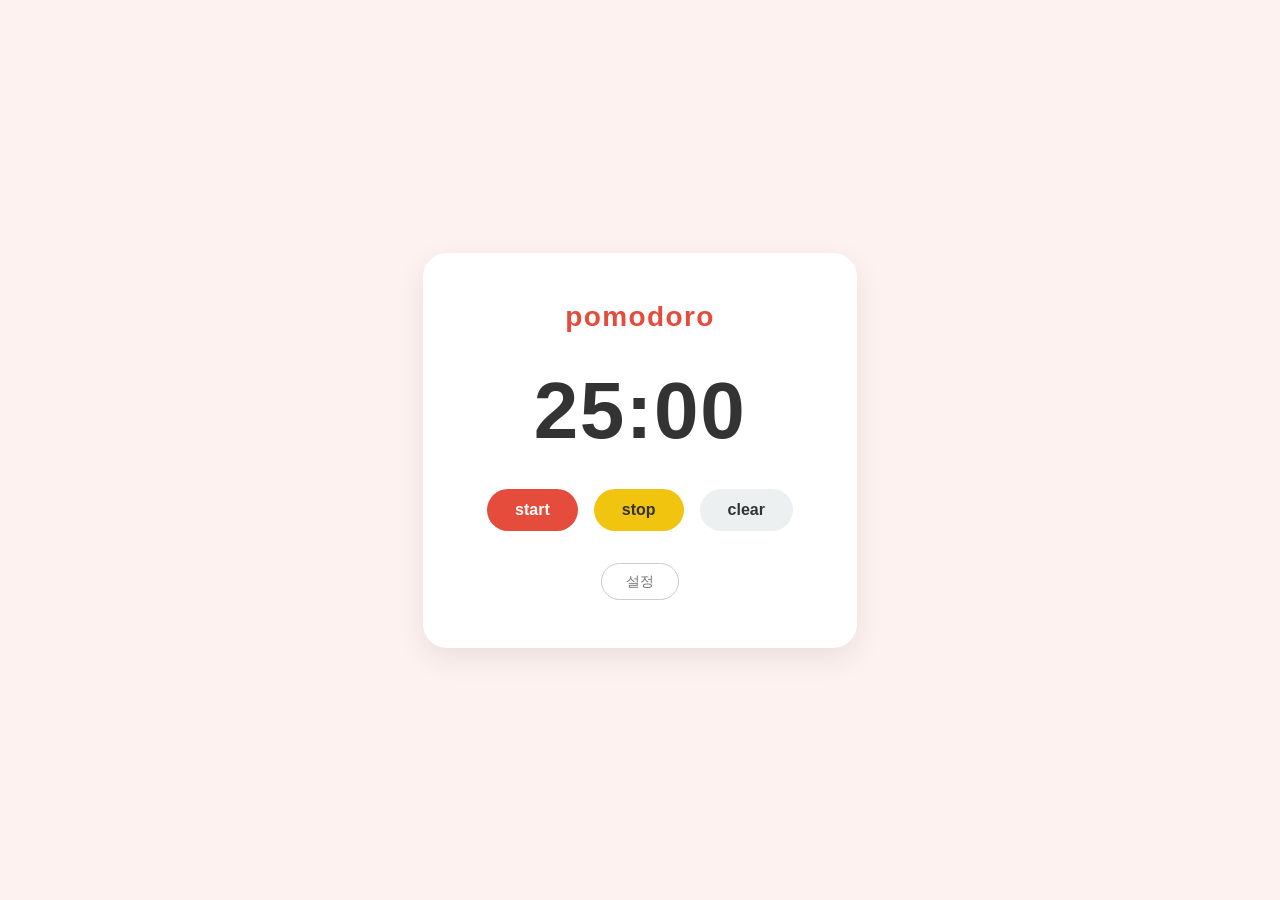
<file: index.html>
<!DOCTYPE html>
<html lang="ko">

<head>
  <meta charset="UTF-8" />
  <meta name="viewport" content="width=device-width, initial-scale=1.0" />
  <title>춘천시 넥스텝 컴퓨터 학원</title>
  <link rel="stylesheet" href="index.css" />
</head>

<body>
  <main class="timer-card">
    <h1>pomodoro</h1>

    <div id="time-display" class="time-display">25:00</div>

    <div class="controls">
      <button type="button" class="btn btn-start" onclick="startTimer()">start</button>
      <button type="button" class="btn btn-stop" onclick="stopTimer()">stop</button>
      <button type="button" class="btn btn-reset" onclick="resetTimer()">clear</button>
    </div>

    <button type="button" class="btn-settings" aria-label="설정" onclick="location.href='settings.html'">
      설정
    </button>
  </main>

  <script src="index.js"></script>
</body>

</html>
</file>
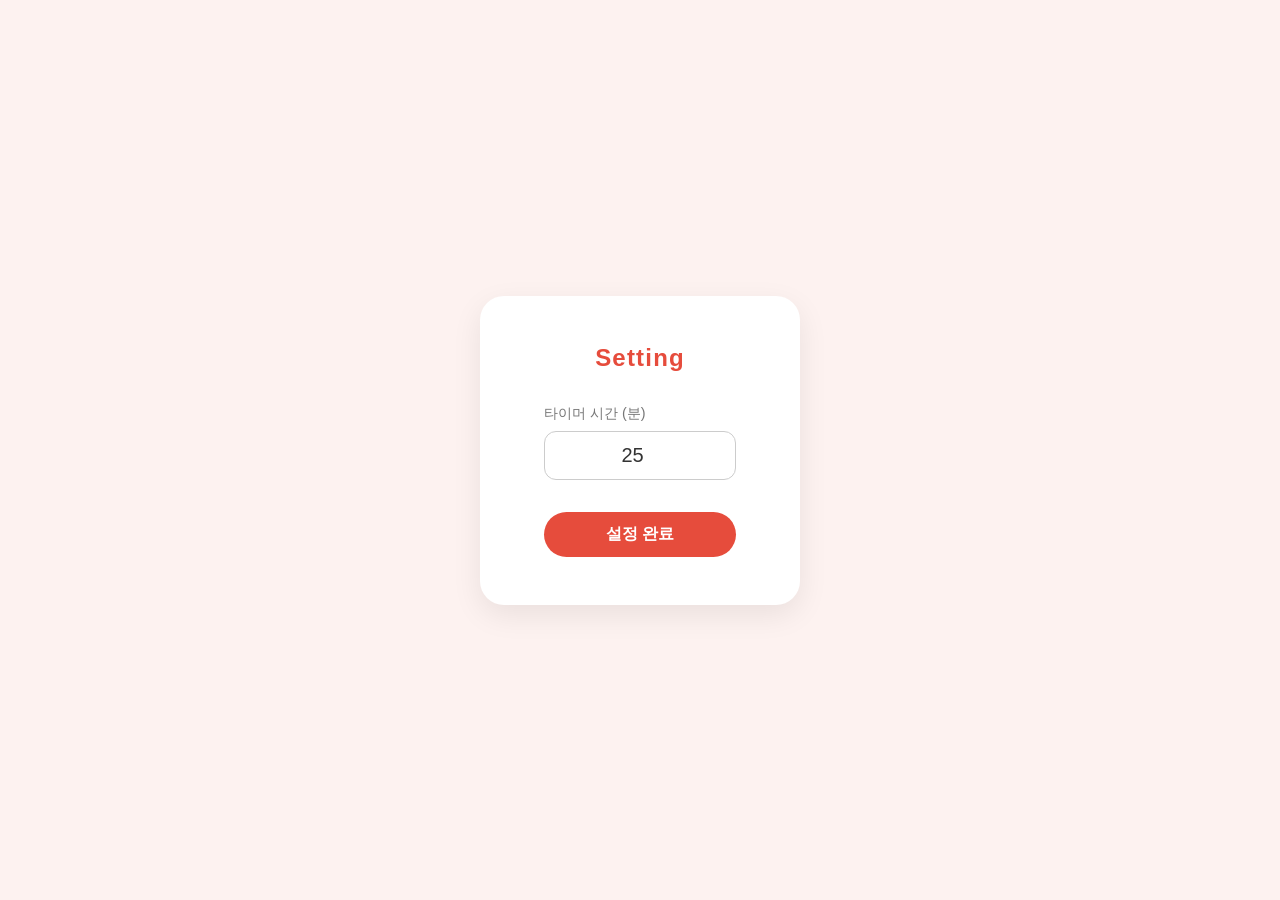
<file: settings.html>
<!DOCTYPE html>
<html lang="ko">
<head>
  <meta charset="UTF-8" />
  <meta name="viewport" content="width=device-width, initial-scale=1.0" />
  <title>Pomodoro Settings</title>
  <link rel="stylesheet" href="settings.css" />
</head>
<body>
  <main class="settings-card">
    <h3>Setting</h3>

    <div class="form-group">
      <label for="timer-minutes">타이머 시간 (분)</label>
      <input type="number" id="timer-minutes" name="timer-minutes" min="1" max="120" value="25" />
    </div>

    <button type="button" class="btn-confirm" onclick="saveSettings()">설정 완료</button>
  </main>

  <script src="settings.js"></script>
</body>
</html>
</file>
<file: index.css>
* {
	box-sizing: border-box;
	margin: 0;
	padding: 0;
}

body {
	min-height: 100vh;
	display: flex;
	align-items: center;
	justify-content: center;
	background-color: #fdf2f0;
	font-family: "Segoe UI", "Helvetica Neue", Arial, sans-serif;
}

.timer-card {
	display: flex;
	flex-direction: column;
	align-items: center;
	gap: 2rem;
	padding: 3rem 4rem;
	background-color: #ffffff;
	border-radius: 24px;
	box-shadow: 0 10px 30px rgba(0, 0, 0, 0.08);
}

h1 {
	font-size: 1.75rem;
	font-weight: 700;
	letter-spacing: 0.05em;
	color: #e64c3c;
	text-transform: lowercase;
}

.time-display {
	font-size: 5rem;
	font-weight: 700;
	color: #333333;
	font-variant-numeric: tabular-nums;
	letter-spacing: 0.02em;
}

.controls {
	display: flex;
	gap: 1rem;
}

.btn {
	padding: 0.75rem 1.75rem;
	font-size: 1rem;
	font-weight: 600;
	border: none;
	border-radius: 999px;
	cursor: pointer;
	transition:
		opacity 0.15s ease,
		transform 0.15s ease;
}

.btn:hover {
	opacity: 0.85;
}

.btn:active {
	transform: scale(0.96);
}

.btn-start {
	background-color: #e64c3c;
	color: #ffffff;
}

.btn-stop {
	background-color: #f1c40f;
	color: #333333;
}

.btn-reset {
	background-color: #ecf0f1;
	color: #333333;
}

.btn-settings {
	background: none;
	border: 1px solid #cccccc;
	border-radius: 999px;
	padding: 0.5rem 1.5rem;
	font-size: 0.9rem;
	color: #777777;
	cursor: pointer;
	transition: background-color 0.15s ease;
}

.btn-settings:hover {
	background-color: #f5f5f5;
}
</file>
<file: settings.css>
* {
  box-sizing: border-box;
  margin: 0;
  padding: 0;
}

body {
  min-height: 100vh;
  display: flex;
  align-items: center;
  justify-content: center;
  background-color: #fdf2f0;
  font-family: "Segoe UI", "Helvetica Neue", Arial, sans-serif;
}

.settings-card {
  display: flex;
  flex-direction: column;
  align-items: center;
  gap: 2rem;
  padding: 3rem 4rem;
  background-color: #ffffff;
  border-radius: 24px;
  box-shadow: 0 10px 30px rgba(0, 0, 0, 0.08);
  min-width: 320px;
}

h3 {
  font-size: 1.5rem;
  font-weight: 700;
  letter-spacing: 0.05em;
  color: #e64c3c;
}

.form-group {
  display: flex;
  flex-direction: column;
  gap: 0.5rem;
  width: 100%;
}

.form-group label {
  font-size: 0.9rem;
  color: #777777;
}

.form-group input {
  padding: 0.75rem 1rem;
  font-size: 1.25rem;
  border: 1px solid #cccccc;
  border-radius: 12px;
  text-align: center;
  color: #333333;
}

.form-group input:focus {
  outline: none;
  border-color: #e64c3c;
}

.btn-confirm {
  width: 100%;
  padding: 0.75rem 1.75rem;
  font-size: 1rem;
  font-weight: 600;
  border: none;
  border-radius: 999px;
  background-color: #e64c3c;
  color: #ffffff;
  cursor: pointer;
  transition: opacity 0.15s ease, transform 0.15s ease;
}

.btn-confirm:hover {
  opacity: 0.85;
}

.btn-confirm:active {
  transform: scale(0.96);
}
</file>
